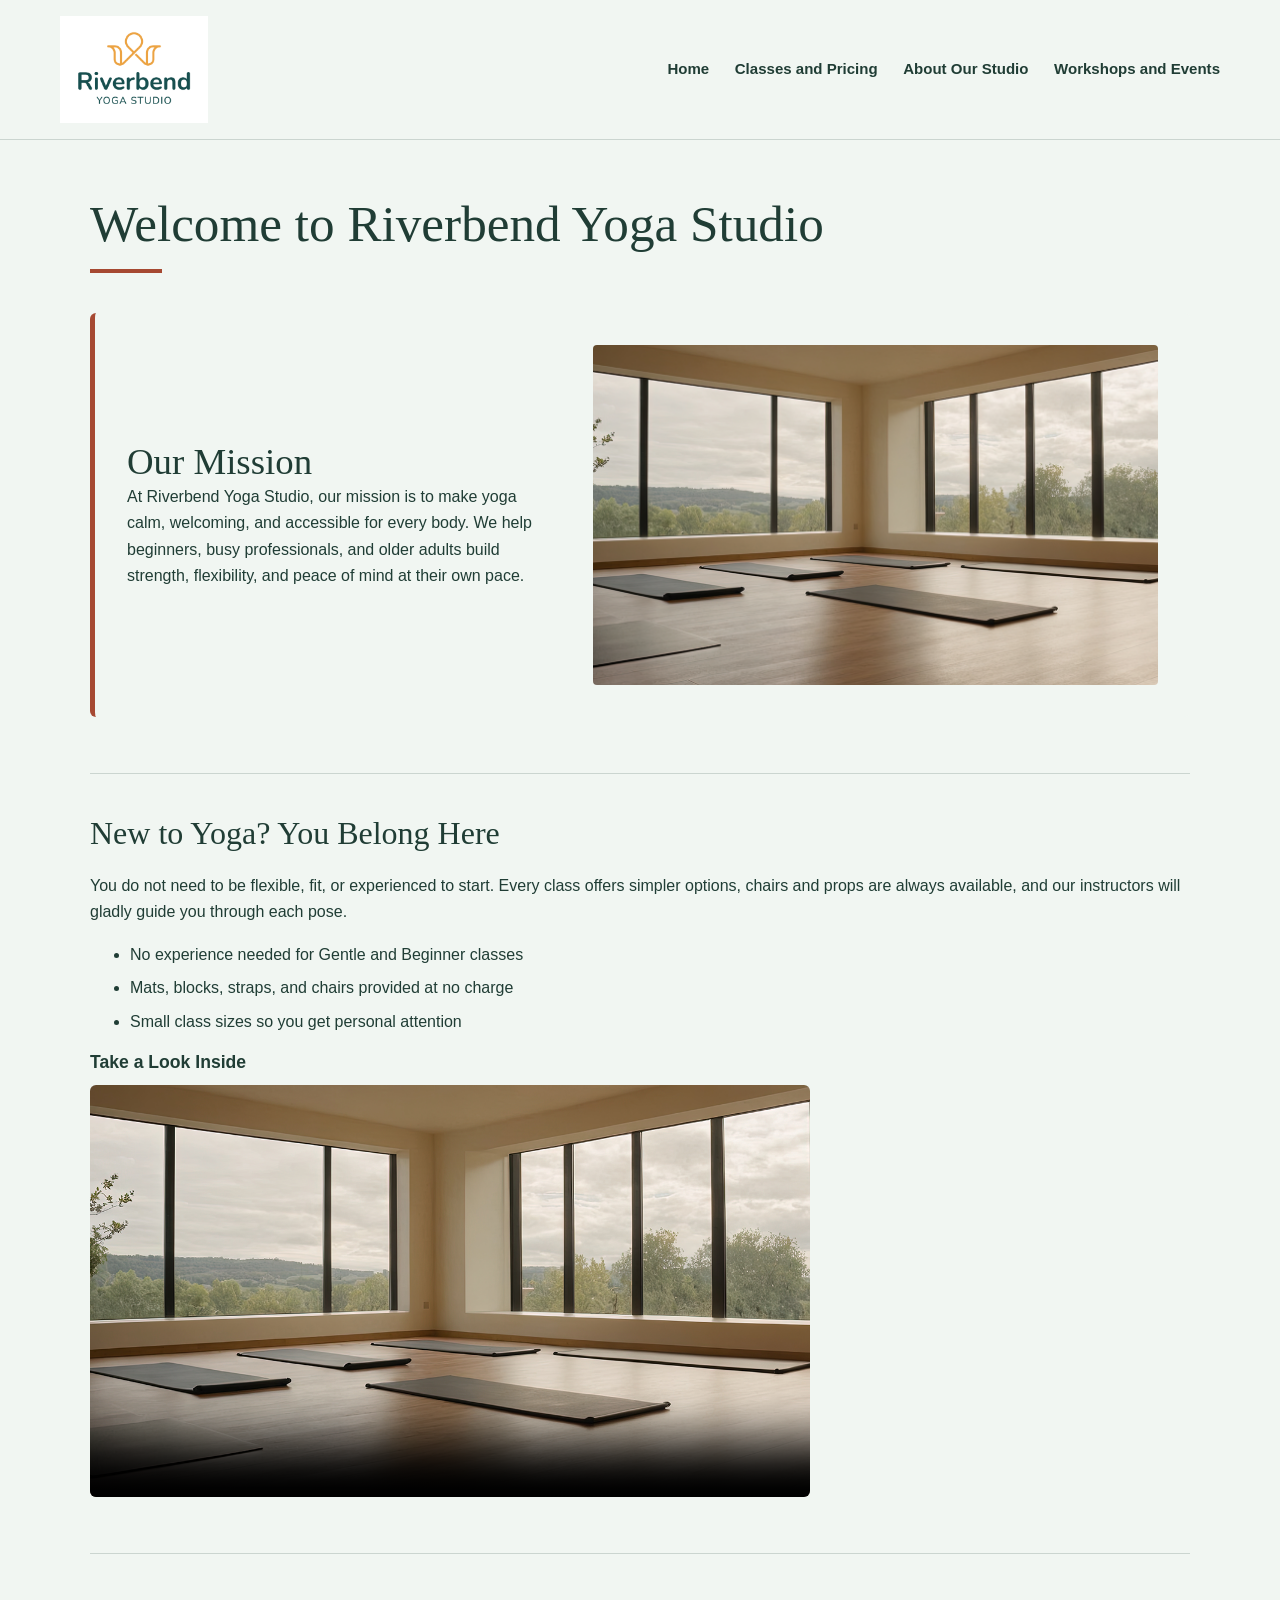
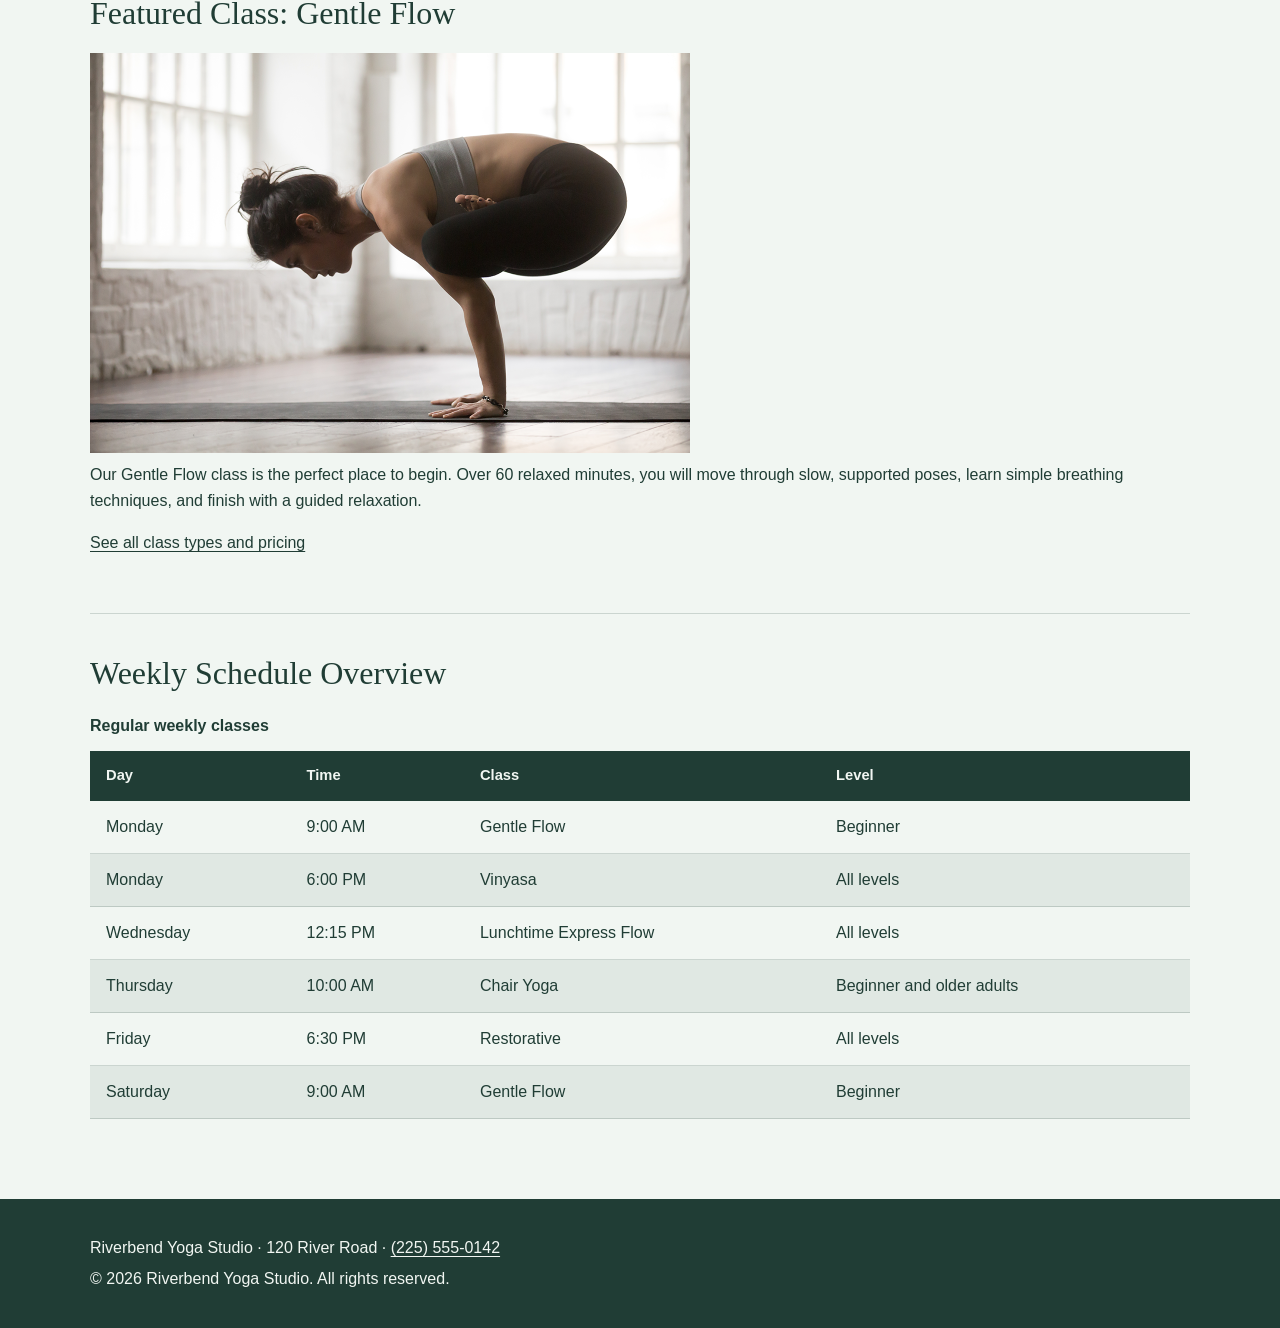
<file: index.html>
<!DOCTYPE html>
<html lang="en">
<head>
  <meta charset="UTF-8">
  <meta name="viewport" content="width=device-width, initial-scale=1.0">
  <meta name="description" content="Riverbend Yoga Studio offers calm, beginner-friendly yoga classes for busy professionals and older adults.">
  <title>Home | Riverbend Yoga Studio</title>
  <link rel="stylesheet" href="styles.css">
  <script src="script.js" defer></script>
</head>
<body>
  <header>
    <a href="index.html"><img src="yoga-logo_c.png" alt="Riverbend Yoga Studio logo" width="160"></a>
    <nav aria-label="Main navigation">
      <ul>
        <li><a href="index.html">Home</a></li>
        <li><a href="services.html">Classes and Pricing</a></li>
        <li><a href="about.html">About Our Studio</a></li>
        <li><a href="events.html">Workshops and Events</a></li>
      </ul>
    </nav>
  </header>

  <main class="home-page">
    <h1>Welcome to Riverbend Yoga Studio</h1>

    <section>
      <h2>Our Mission</h2>
      <p>At Riverbend Yoga Studio, our mission is to make yoga calm, welcoming, and accessible for every body. We help beginners, busy professionals, and older adults build strength, flexibility, and peace of mind at their own pace.</p>
      <img src="yoga-studio_c.png" alt="Bright, quiet yoga studio with wood floors, large windows, and yoga mats laid out for class" width="600">
    </section>

    <section>
      <h2>New to Yoga? You Belong Here</h2>
      <p>You do not need to be flexible, fit, or experienced to start. Every class offers simpler options, chairs and props are always available, and our instructors will gladly guide you through each pose.</p>
      <ul>
        <li>No experience needed for Gentle and Beginner classes</li>
        <li>Mats, blocks, straps, and chairs provided at no charge</li>
        <li>Small class sizes so you get personal attention</li>
      </ul>
      <h3>Take a Look Inside</h3>
      <video controls width="600" poster="yoga-studio_c.png">
        <source src="yoga-intro.mp4" type="video/mp4">
        <p>Your browser does not support the video element. This short introduction video shows a tour of the Riverbend Yoga Studio space. You can <a href="yoga-intro.mp4">download the intro video</a> instead.</p>
      </video>
    </section>

    <section>
      <h2>Featured Class: Gentle Flow</h2>
      <picture>
        <source media="(min-width: 800px)" srcset="yoga-feature-large_c.png">
        <img src="yoga-feature-small_c.png" alt="Yoga student balancing in a crow pose in a sunlit studio" width="600">
      </picture>
      <p>Our Gentle Flow class is the perfect place to begin. Over 60 relaxed minutes, you will move through slow, supported poses, learn simple breathing techniques, and finish with a guided relaxation.</p>
      <p><a href="services.html">See all class types and pricing</a></p>
    </section>

    <section>
      <h2>Weekly Schedule Overview</h2>
      <table>
        <caption>Regular weekly classes</caption>
        <thead>
          <tr>
            <th scope="col">Day</th>
            <th scope="col">Time</th>
            <th scope="col">Class</th>
            <th scope="col">Level</th>
          </tr>
        </thead>
        <tbody>
          <tr><td>Monday</td><td>9:00 AM</td><td>Gentle Flow</td><td>Beginner</td></tr>
          <tr><td>Monday</td><td>6:00 PM</td><td>Vinyasa</td><td>All levels</td></tr>
          <tr><td>Wednesday</td><td>12:15 PM</td><td>Lunchtime Express Flow</td><td>All levels</td></tr>
          <tr><td>Thursday</td><td>10:00 AM</td><td>Chair Yoga</td><td>Beginner and older adults</td></tr>
          <tr><td>Friday</td><td>6:30 PM</td><td>Restorative</td><td>All levels</td></tr>
          <tr><td>Saturday</td><td>9:00 AM</td><td>Gentle Flow</td><td>Beginner</td></tr>
        </tbody>
      </table>
    </section>
  </main>

  <footer>
    <p>Riverbend Yoga Studio &middot; 120 River Road &middot; <a href="tel:+12255550142">(225) 555-0142</a></p>
    <p>&copy; 2026 Riverbend Yoga Studio. All rights reserved.</p>
  </footer>
</body>
</html>
</file>
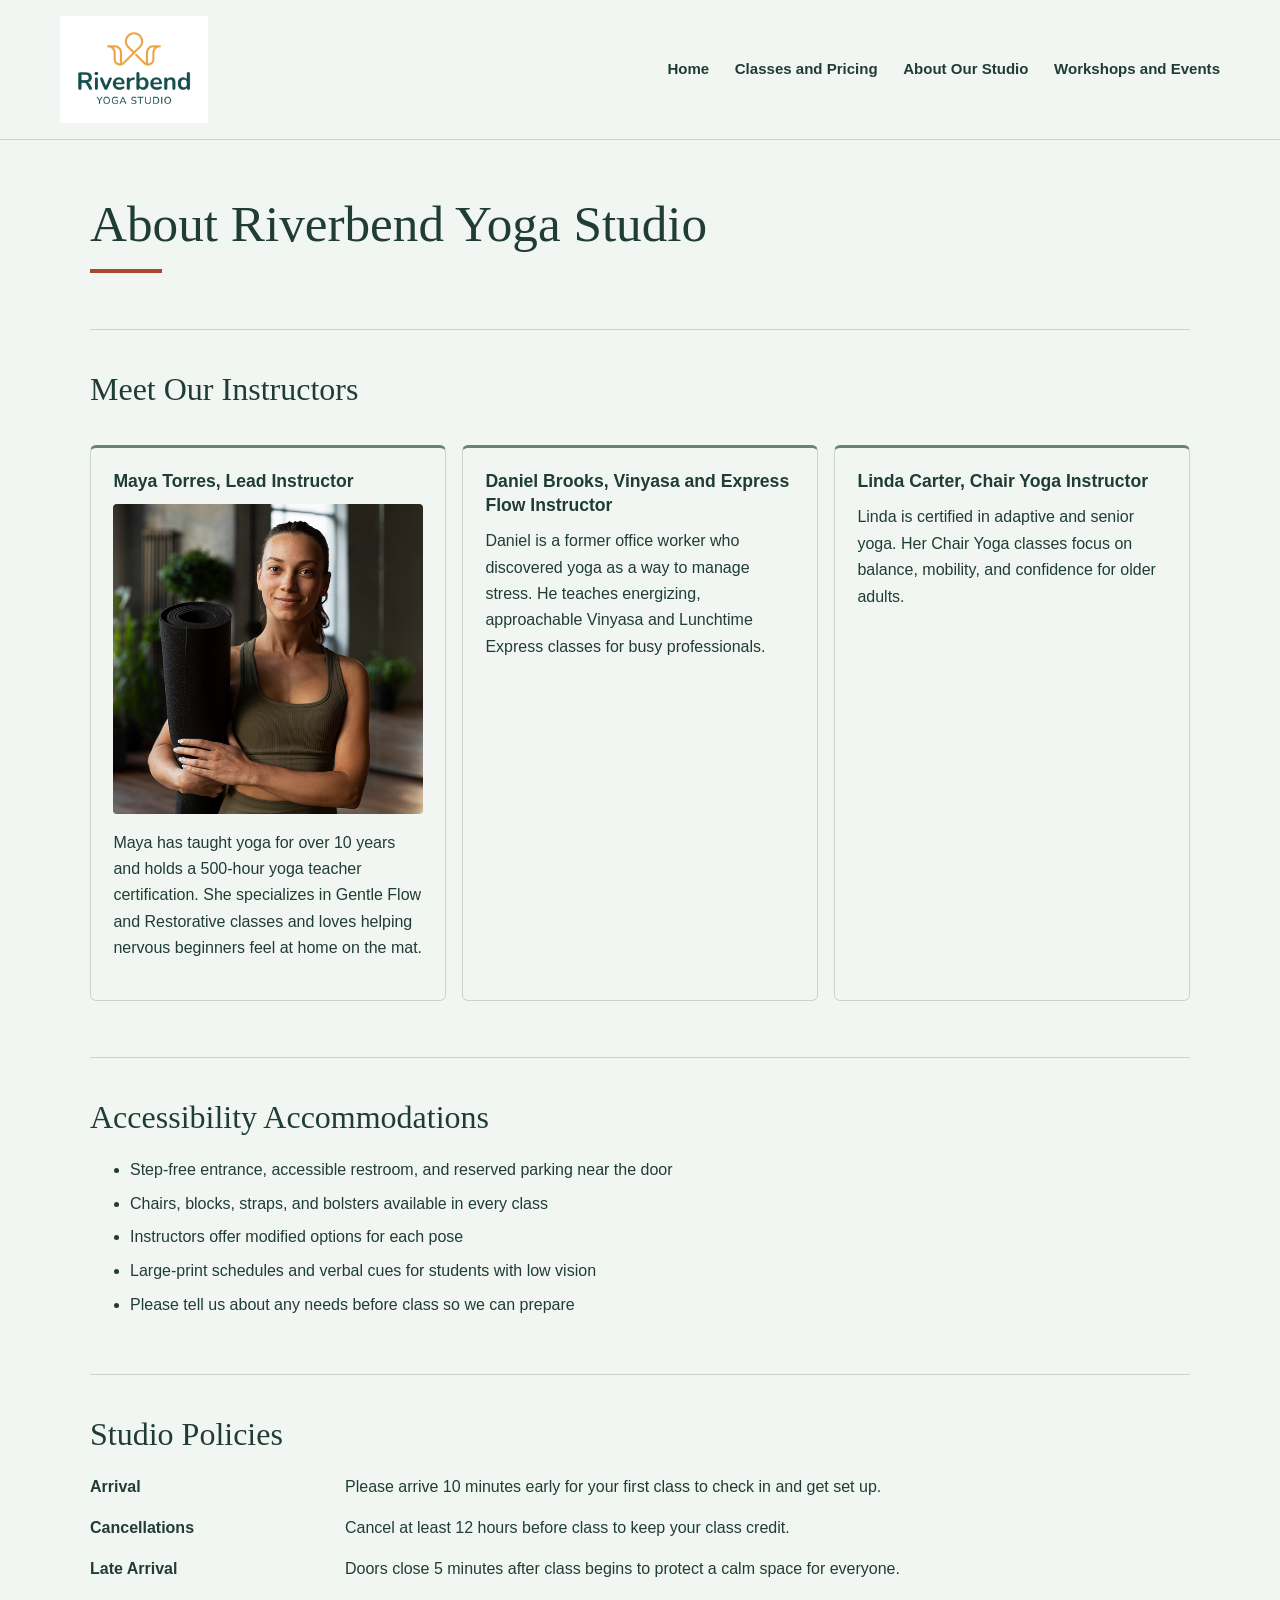
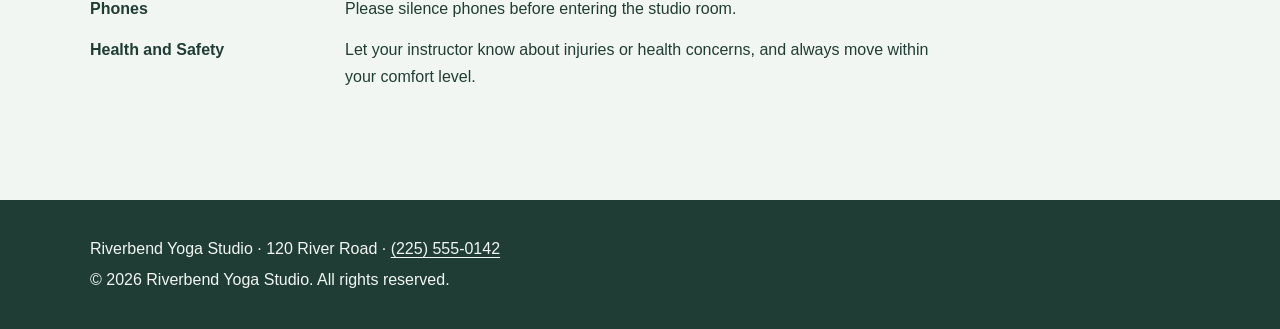
<file: about.html>
<!DOCTYPE html>
<html lang="en">
<head>
  <meta charset="UTF-8">
  <meta name="viewport" content="width=device-width, initial-scale=1.0">
  <meta name="description" content="Meet the Riverbend Yoga Studio instructors and learn about our accessibility accommodations and studio policies.">
  <title>About Our Studio | Riverbend Yoga Studio</title>
  <link rel="stylesheet" href="styles.css">
  <script src="script.js" defer></script>
</head>
<body>
  <header>
    <a href="index.html"><img src="yoga-logo_c.png" alt="Riverbend Yoga Studio logo" width="160"></a>
    <nav aria-label="Main navigation">
      <ul>
        <li><a href="index.html">Home</a></li>
        <li><a href="services.html">Classes and Pricing</a></li>
        <li><a href="about.html">About Our Studio</a></li>
        <li><a href="events.html">Workshops and Events</a></li>
      </ul>
    </nav>
  </header>

  <main>
    <h1>About Riverbend Yoga Studio</h1>

    <section>
      <h2>Meet Our Instructors</h2>

      <article>
        <h3>Maya Torres, Lead Instructor</h3>
        <img src="yoga-instructor_c.png" alt="Smiling yoga instructor Maya Torres holding a rolled black yoga mat in the studio" width="300">
        <p>Maya has taught yoga for over 10 years and holds a 500-hour yoga teacher certification. She specializes in Gentle Flow and Restorative classes and loves helping nervous beginners feel at home on the mat.</p>
      </article>

      <article>
        <h3>Daniel Brooks, Vinyasa and Express Flow Instructor</h3>
        <p>Daniel is a former office worker who discovered yoga as a way to manage stress. He teaches energizing, approachable Vinyasa and Lunchtime Express classes for busy professionals.</p>
      </article>

      <article>
        <h3>Linda Carter, Chair Yoga Instructor</h3>
        <p>Linda is certified in adaptive and senior yoga. Her Chair Yoga classes focus on balance, mobility, and confidence for older adults.</p>
      </article>
    </section>

    <section>
      <h2>Accessibility Accommodations</h2>
      <ul>
        <li>Step-free entrance, accessible restroom, and reserved parking near the door</li>
        <li>Chairs, blocks, straps, and bolsters available in every class</li>
        <li>Instructors offer modified options for each pose</li>
        <li>Large-print schedules and verbal cues for students with low vision</li>
        <li>Please tell us about any needs before class so we can prepare</li>
      </ul>
    </section>

    <section>
      <h2>Studio Policies</h2>
      <dl>
        <dt>Arrival</dt>
        <dd>Please arrive 10 minutes early for your first class to check in and get set up.</dd>
        <dt>Cancellations</dt>
        <dd>Cancel at least 12 hours before class to keep your class credit.</dd>
        <dt>Late Arrival</dt>
        <dd>Doors close 5 minutes after class begins to protect a calm space for everyone.</dd>
        <dt>Phones</dt>
        <dd>Please silence phones before entering the studio room.</dd>
        <dt>Health and Safety</dt>
        <dd>Let your instructor know about injuries or health concerns, and always move within your comfort level.</dd>
      </dl>
    </section>
  </main>

  <footer>
    <p>Riverbend Yoga Studio &middot; 120 River Road &middot; <a href="tel:+12255550142">(225) 555-0142</a></p>
    <p>&copy; 2026 Riverbend Yoga Studio. All rights reserved.</p>
  </footer>
</body>
</html>
</file>
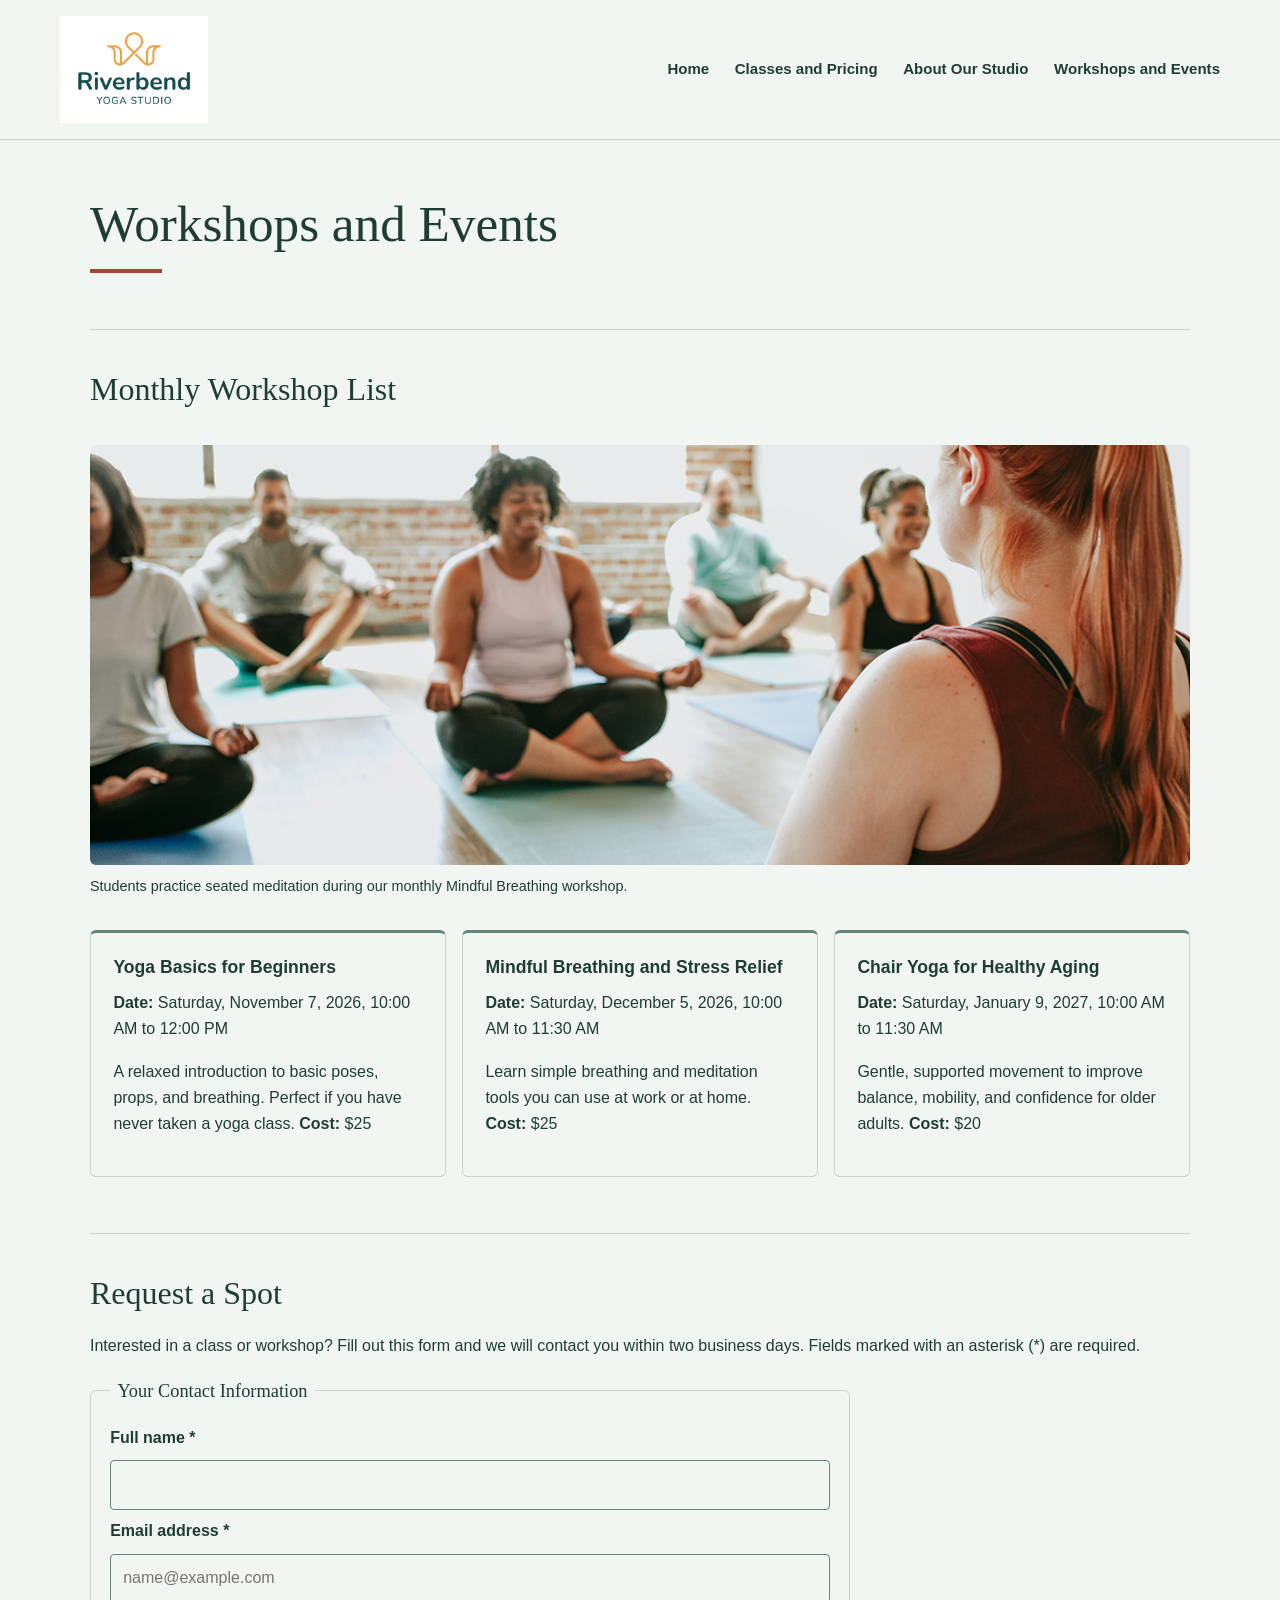
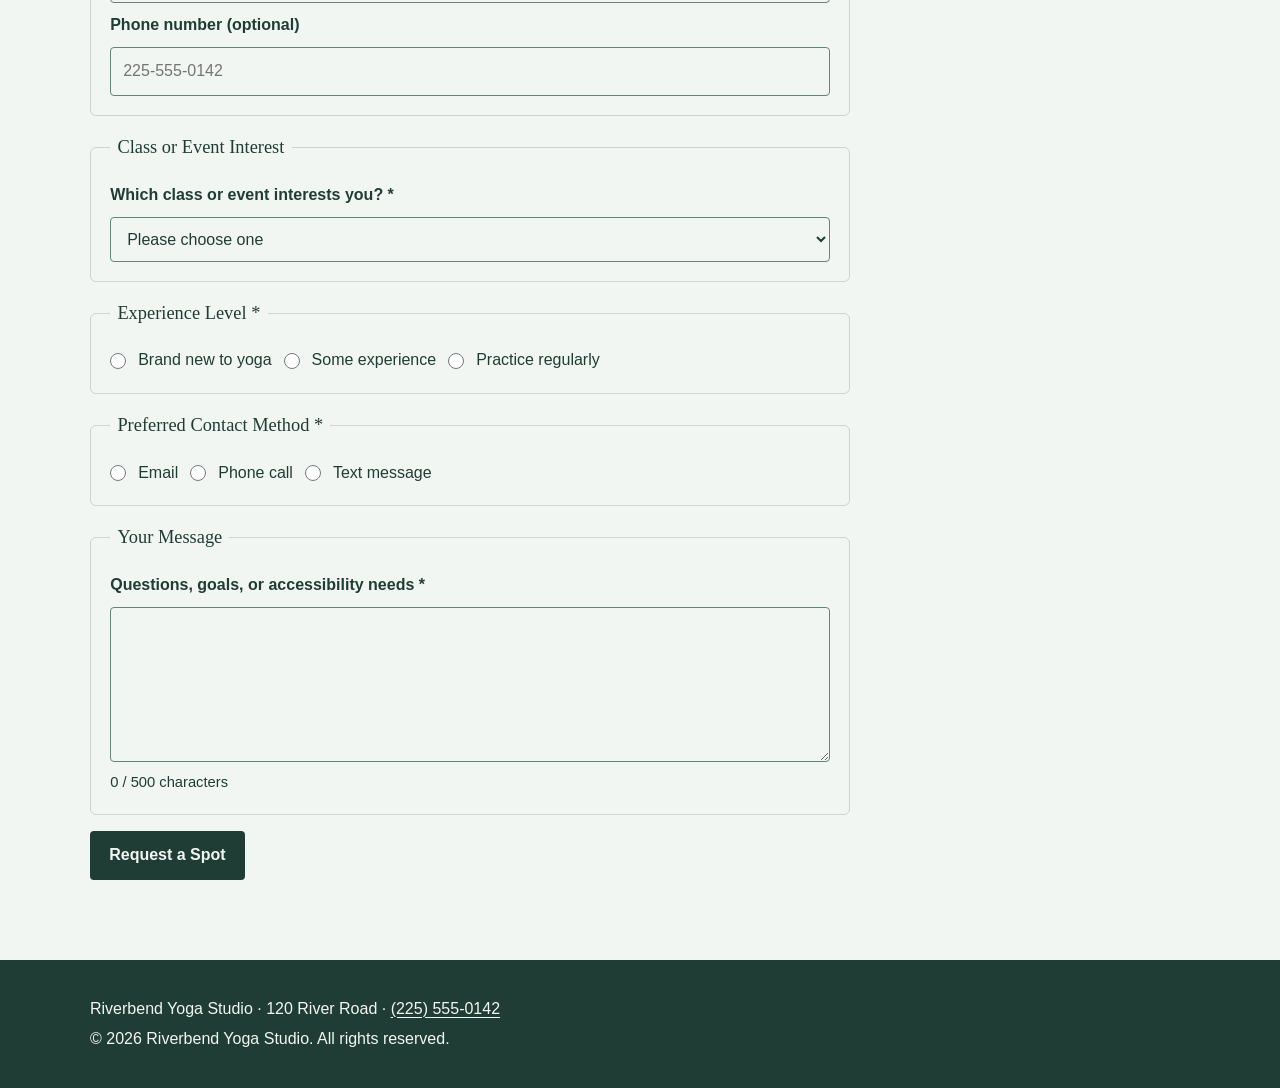
<file: events.html>
<!DOCTYPE html>
<html lang="en">
<head>
  <meta charset="UTF-8">
  <meta name="viewport" content="width=device-width, initial-scale=1.0">
  <meta name="description" content="See Riverbend Yoga Studio's monthly workshops and request a spot with our interest form.">
  <title>Workshops and Events | Riverbend Yoga Studio</title>
  <link rel="stylesheet" href="styles.css">
  <script src="script.js" defer></script>
</head>
<body>
  <header>
    <a href="index.html"><img src="yoga-logo_c.png" alt="Riverbend Yoga Studio logo" width="160"></a>
    <nav aria-label="Main navigation">
      <ul>
        <li><a href="index.html">Home</a></li>
        <li><a href="services.html">Classes and Pricing</a></li>
        <li><a href="about.html">About Our Studio</a></li>
        <li><a href="events.html">Workshops and Events</a></li>
      </ul>
    </nav>
  </header>

  <main>
    <h1>Workshops and Events</h1>

    <section>
      <h2>Monthly Workshop List</h2>
      <figure>
        <img src="yoga-workshop_c.png" alt="Group of students sitting cross-legged on yoga mats meditating during a workshop" width="600">
        <figcaption>Students practice seated meditation during our monthly Mindful Breathing workshop.</figcaption>
      </figure>

      <article>
        <h3>Yoga Basics for Beginners</h3>
        <p><strong>Date:</strong> <time datetime="2026-11-07">Saturday, November 7, 2026</time>, 10:00 AM to 12:00 PM</p>
        <p>A relaxed introduction to basic poses, props, and breathing. Perfect if you have never taken a yoga class. <strong>Cost:</strong> $25</p>
      </article>

      <article>
        <h3>Mindful Breathing and Stress Relief</h3>
        <p><strong>Date:</strong> <time datetime="2026-12-05">Saturday, December 5, 2026</time>, 10:00 AM to 11:30 AM</p>
        <p>Learn simple breathing and meditation tools you can use at work or at home. <strong>Cost:</strong> $25</p>
      </article>

      <article>
        <h3>Chair Yoga for Healthy Aging</h3>
        <p><strong>Date:</strong> <time datetime="2027-01-09">Saturday, January 9, 2027</time>, 10:00 AM to 11:30 AM</p>
        <p>Gentle, supported movement to improve balance, mobility, and confidence for older adults. <strong>Cost:</strong> $20</p>
      </article>
    </section>

    <section id="request-form">
      <h2>Request a Spot</h2>
      <p>Interested in a class or workshop? Fill out this form and we will contact you within two business days. Fields marked with an asterisk (*) are required.</p>

      <form action="#" method="post" id="request-spot-form" novalidate>
        <fieldset>
          <legend>Your Contact Information</legend>

          <label for="name">Full name *</label>
          <input type="text" id="name" name="name" autocomplete="name" required minlength="2" maxlength="60">
          <p class="error-message" id="name-error" aria-live="polite"></p>

          <label for="email">Email address *</label>
          <input type="email" id="email" name="email" autocomplete="email" required placeholder="name@example.com">
          <p class="error-message" id="email-error" aria-live="polite"></p>

          <label for="phone">Phone number (optional)</label>
          <input type="tel" id="phone" name="phone" autocomplete="tel" pattern="[0-9]{3}-[0-9]{3}-[0-9]{4}" placeholder="225-555-0142" title="Use the format 225-555-0142">
          <p class="error-message" id="phone-error" aria-live="polite"></p>
        </fieldset>

        <fieldset>
          <legend>Class or Event Interest</legend>

          <label for="interest">Which class or event interests you? *</label>
          <select id="interest" name="interest" required>
            <option value="">Please choose one</option>
            <option value="gentle">Gentle Flow</option>
            <option value="vinyasa">Vinyasa</option>
            <option value="restorative">Restorative</option>
            <option value="chair">Chair Yoga</option>
            <option value="express">Lunchtime Express Flow</option>
            <option value="private">Private Session</option>
            <option value="basics-workshop">Yoga Basics for Beginners Workshop</option>
            <option value="breathing-workshop">Mindful Breathing Workshop</option>
            <option value="chair-workshop">Chair Yoga for Healthy Aging Workshop</option>
          </select>
          <p class="form-note" id="interest-note" hidden></p>
          <p class="error-message" id="interest-error" aria-live="polite"></p>
        </fieldset>

        <fieldset>
          <legend>Experience Level *</legend>
          <input type="radio" id="level-new" name="experience" value="new" required>
          <label for="level-new">Brand new to yoga</label>
          <input type="radio" id="level-some" name="experience" value="some">
          <label for="level-some">Some experience</label>
          <input type="radio" id="level-regular" name="experience" value="regular">
          <label for="level-regular">Practice regularly</label>
          <p class="error-message" id="experience-error" aria-live="polite"></p>
        </fieldset>

        <fieldset>
          <legend>Preferred Contact Method *</legend>
          <input type="radio" id="contact-email" name="contact-method" value="email" required>
          <label for="contact-email">Email</label>
          <input type="radio" id="contact-phone" name="contact-method" value="phone">
          <label for="contact-phone">Phone call</label>
          <input type="radio" id="contact-text" name="contact-method" value="text">
          <label for="contact-text">Text message</label>
          <p class="error-message" id="contact-method-error" aria-live="polite"></p>
        </fieldset>

        <fieldset>
          <legend>Your Message</legend>
          <label for="message">Questions, goals, or accessibility needs *</label>
          <textarea id="message" name="message" rows="5" cols="40" required minlength="10" maxlength="500"></textarea>
          <p class="char-count" id="message-count">0 / 500 characters</p>
          <p class="error-message" id="message-error" aria-live="polite"></p>
        </fieldset>

        <button type="submit">Request a Spot</button>
        <p class="form-status" id="form-status" role="status" aria-live="polite"></p>
      </form>
    </section>
  </main>

  <footer>
    <p>Riverbend Yoga Studio &middot; 120 River Road &middot; <a href="tel:+12255550142">(225) 555-0142</a></p>
    <p>&copy; 2026 Riverbend Yoga Studio. All rights reserved.</p>
  </footer>
</body>
</html>
</file>
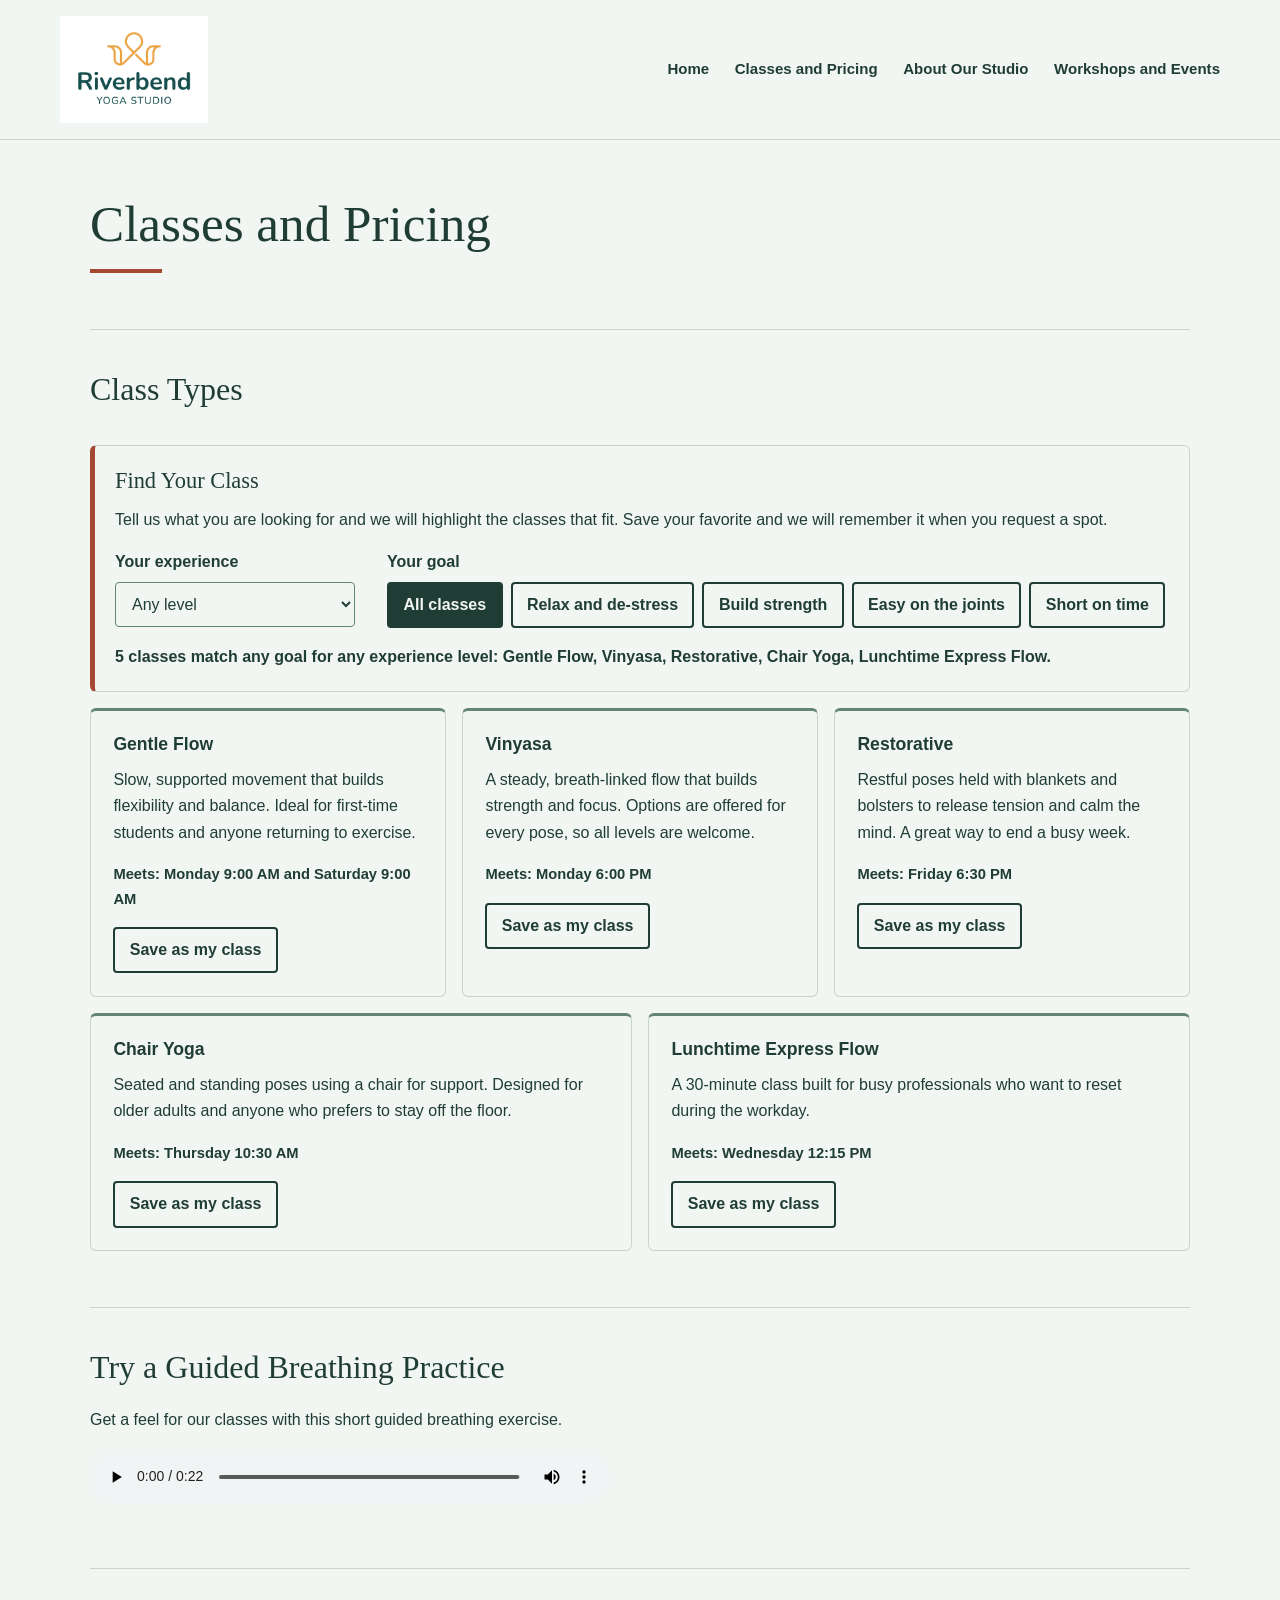
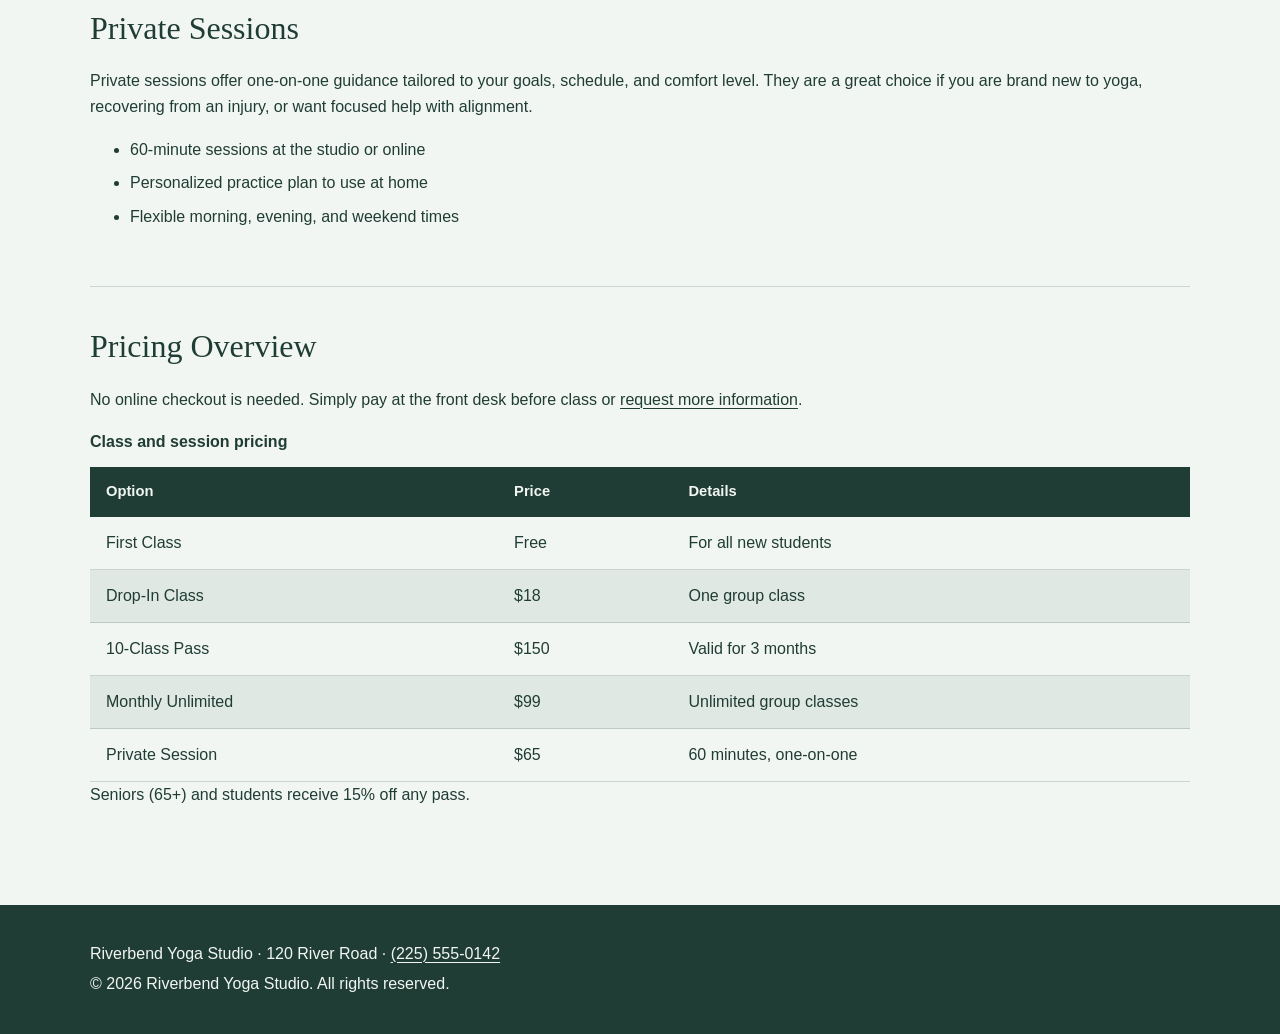
<file: services.html>
<!DOCTYPE html>
<html lang="en">
<head>
  <meta charset="UTF-8">
  <meta name="viewport" content="width=device-width, initial-scale=1.0">
  <meta name="description" content="Explore gentle, vinyasa, restorative, and chair yoga classes, private sessions, and simple pricing at Riverbend Yoga Studio.">
  <title>Classes and Pricing | Riverbend Yoga Studio</title>
  <link rel="stylesheet" href="styles.css">
  <script src="script.js" defer></script>
</head>
<body>
  <header>
    <a href="index.html"><img src="yoga-logo_c.png" alt="Riverbend Yoga Studio logo" width="160"></a>
    <nav aria-label="Main navigation">
      <ul>
        <li><a href="index.html">Home</a></li>
        <li><a href="services.html">Classes and Pricing</a></li>
        <li><a href="about.html">About Our Studio</a></li>
        <li><a href="events.html">Workshops and Events</a></li>
      </ul>
    </nav>
  </header>

  <main>
    <h1>Classes and Pricing</h1>

    <section id="class-types">
      <h2>Class Types</h2>

      <div class="class-finder">
        <h3>Find Your Class</h3>
        <p>Tell us what you are looking for and we will highlight the classes that fit. Save your favorite and we will remember it when you request a spot.</p>

        <div class="finder-controls">
          <div class="finder-field">
            <label for="level-filter">Your experience</label>
            <select id="level-filter">
              <option value="any">Any level</option>
              <option value="new">Brand new to yoga</option>
              <option value="some">Some experience</option>
              <option value="regular">Practice regularly</option>
            </select>
          </div>

          <div class="finder-field">
            <span class="finder-label" id="goal-label">Your goal</span>
            <div class="goal-buttons" role="group" aria-labelledby="goal-label">
              <button type="button" class="goal-button" data-goal="all" aria-pressed="true">All classes</button>
              <button type="button" class="goal-button" data-goal="relax" aria-pressed="false">Relax and de-stress</button>
              <button type="button" class="goal-button" data-goal="strength" aria-pressed="false">Build strength</button>
              <button type="button" class="goal-button" data-goal="gentle" aria-pressed="false">Easy on the joints</button>
              <button type="button" class="goal-button" data-goal="quick" aria-pressed="false">Short on time</button>
            </div>
          </div>
        </div>

        <p class="finder-status" id="finder-status" aria-live="polite"></p>
        <p class="saved-class" id="saved-class" hidden></p>
      </div>

      <article data-class="gentle">
        <h3>Gentle Flow</h3>
        <p>Slow, supported movement that builds flexibility and balance. Ideal for first-time students and anyone returning to exercise.</p>
      </article>

      <article data-class="vinyasa">
        <h3>Vinyasa</h3>
        <p>A steady, breath-linked flow that builds strength and focus. Options are offered for every pose, so all levels are welcome.</p>
      </article>

      <article data-class="restorative">
        <h3>Restorative</h3>
        <p>Restful poses held with blankets and bolsters to release tension and calm the mind. A great way to end a busy week.</p>
      </article>

      <article data-class="chair">
        <h3>Chair Yoga</h3>
        <p>Seated and standing poses using a chair for support. Designed for older adults and anyone who prefers to stay off the floor.</p>
      </article>

      <article data-class="express">
        <h3>Lunchtime Express Flow</h3>
        <p>A 30-minute class built for busy professionals who want to reset during the workday.</p>
      </article>
    </section>

    <section>
      <h2>Try a Guided Breathing Practice</h2>
      <p>Get a feel for our classes with this short guided breathing exercise.</p>
      <audio controls>
        <source src="yoga-breathing_c.mp3" type="audio/mpeg">
        <p>Your browser does not support the audio element. This guided breathing exercise leads you through slow, deep breaths to help you relax. You can <a href="yoga-breathing_c.mp3">download the breathing audio</a> instead.</p>
      </audio>
    </section>

    <section>
      <h2>Private Sessions</h2>
      <p>Private sessions offer one-on-one guidance tailored to your goals, schedule, and comfort level. They are a great choice if you are brand new to yoga, recovering from an injury, or want focused help with alignment.</p>
      <ul>
        <li>60-minute sessions at the studio or online</li>
        <li>Personalized practice plan to use at home</li>
        <li>Flexible morning, evening, and weekend times</li>
      </ul>
    </section>

    <section>
      <h2>Pricing Overview</h2>
      <p>No online checkout is needed. Simply pay at the front desk before class or <a href="events.html#request-form">request more information</a>.</p>
      <table>
        <caption>Class and session pricing</caption>
        <thead>
          <tr>
            <th scope="col">Option</th>
            <th scope="col">Price</th>
            <th scope="col">Details</th>
          </tr>
        </thead>
        <tbody>
          <tr><td>First Class</td><td>Free</td><td>For all new students</td></tr>
          <tr><td>Drop-In Class</td><td>$18</td><td>One group class</td></tr>
          <tr><td>10-Class Pass</td><td>$150</td><td>Valid for 3 months</td></tr>
          <tr><td>Monthly Unlimited</td><td>$99</td><td>Unlimited group classes</td></tr>
          <tr><td>Private Session</td><td>$65</td><td>60 minutes, one-on-one</td></tr>
        </tbody>
      </table>
      <p>Seniors (65+) and students receive 15% off any pass.</p>
    </section>
  </main>

  <footer>
    <p>Riverbend Yoga Studio &middot; 120 River Road &middot; <a href="tel:+12255550142">(225) 555-0142</a></p>
    <p>&copy; 2026 Riverbend Yoga Studio. All rights reserved.</p>
  </footer>
</body>
</html>
</file>
<file: styles.css>
/* Riverbend Yoga Studio - shared stylesheet
   Mobile-first: base styles target small screens.
   min-width media queries add layout for tablets and desktops. */

:root {
  color-scheme: light;
  --forest: #203d35;
  --fern: #638575;
  --coral: #a64932;
  --mist: #f1f6f2;
  --line: rgba(32, 61, 53, 0.18);
  --body-font: "Trebuchet MS", Arial, sans-serif;
  --display-font: Georgia, "Times New Roman", serif;
}

* {
  box-sizing: border-box;
}

html {
  scroll-behavior: smooth;
}

body {
  margin: 0;
  color: var(--forest);
  background-color: var(--mist);
  font-family: var(--body-font);
  font-size: 1rem;
  line-height: 1.65;
}

a {
  color: var(--forest);
  text-decoration-thickness: 1px;
  text-underline-offset: 0.2em;
}

a:hover {
  color: var(--coral);
}

a:focus-visible,
button:focus-visible,
input:focus-visible,
select:focus-visible,
textarea:focus-visible {
  outline: 3px solid var(--coral);
  outline-offset: 3px;
}

/* ---------- Header and navigation (mobile: stacked) ---------- */

header {
  display: flex;
  flex-direction: column;
  align-items: flex-start;
  gap: 0.6rem;
  padding: 1rem 1.25rem;
  border-bottom: 1px solid var(--line);
  background: var(--mist);
}

header > a {
  line-height: 0;
}

header img {
  display: block;
  width: 130px;
  height: auto;
}

nav ul {
  display: flex;
  flex-wrap: wrap;
  align-items: center;
  justify-content: flex-start;
  gap: 0.1rem 0.9rem;
  margin: 0;
  padding: 0;
  list-style: none;
}

nav a {
  display: inline-block;
  padding: 0.4rem 0;
  color: var(--forest);
  font-size: 0.9rem;
  font-weight: 700;
  text-decoration: none;
}

nav li + li {
  margin-top: 0;
}

nav a:hover {
  color: var(--coral);
}

/* ---------- Main content ---------- */

main {
  width: min(100% - 2.5rem, 1100px);
  margin: 0 auto;
  padding: 2rem 0 3rem;
}

main > h1 {
  max-width: 800px;
  margin: 0 0 1.75rem;
  font-family: var(--display-font);
  font-size: 2.2rem;
  font-weight: 400;
  line-height: 1.1;
}

main > h1::after {
  display: block;
  width: 4.5rem;
  height: 4px;
  margin-top: 1rem;
  background: var(--coral);
  content: "";
}

main > section {
  margin: 2.5rem 0 0;
  padding: 2rem 0 0;
  border-top: 1px solid var(--line);
}

main > section > h2 {
  margin: 0 0 1rem;
  font-family: var(--display-font);
  font-size: 1.7rem;
  font-weight: 400;
  line-height: 1.2;
}

h3 {
  margin: 0 0 0.65rem;
  font-size: 1.1rem;
  line-height: 1.35;
}

p {
  margin: 0 0 1rem;
}

li + li {
  margin-top: 0.45rem;
}

img,
video {
  max-width: 100%;
  height: auto;
}

main > section > figure {
  margin: 0 0 1rem;
}

figure img {
  display: block;
  width: 100%;
  max-height: 420px;
  border-radius: 6px;
  object-fit: cover;
}

figcaption {
  margin-top: 0.6rem;
  font-size: 0.9rem;
}

/* ---------- Card sections (Flexbox) ---------- */
/* Mobile: one card per row. Larger screens: two per row. */

main section:has(> article) {
  display: flex;
  flex-wrap: wrap;
  gap: 1rem;
}

main section:has(> article) > h2,
main section:has(> article) > p,
main section:has(> article) > figure {
  flex: 1 1 100%;
}

main section > article {
  flex: 1 1 100%;
  min-width: 0;
  padding: 1.25rem;
  border: 1px solid var(--line);
  border-top: 3px solid var(--fern);
  border-radius: 6px;
  background: var(--mist);
}

main section > article img {
  display: block;
  width: 100%;
  max-height: 320px;
  margin: 0 0 1rem;
  border-radius: 4px;
  object-fit: cover;
}

/* ---------- Home page feature (Flexbox) ---------- */
/* Mobile: title, photo, then text stacked in one column. */

.home-page > section:first-of-type {
  display: flex;
  flex-direction: column;
  gap: 0.75rem;
  margin-top: 0;
  padding: 1.3rem;
  border: 0;
  border-left: 5px solid var(--coral);
  border-radius: 6px;
  background: var(--mist);
}

.home-page > section:first-of-type > h2 {
  order: 1;
  margin-bottom: 0;
  font-size: 1.9rem;
}

.home-page > section:first-of-type > img {
  order: 2;
  width: 100%;
  height: 240px;
  border-radius: 4px;
  object-fit: cover;
}

.home-page > section:first-of-type > p {
  order: 3;
  margin: 0;
}

.home-page video {
  display: block;
  width: min(100%, 720px);
  border-radius: 6px;
}

audio {
  width: min(100%, 520px);
}

/* ---------- Tables (scroll sideways on phones) ---------- */

table {
  display: block;
  width: 100%;
  overflow-x: auto;
  border-collapse: collapse;
  text-align: left;
}

caption {
  margin-bottom: 0.7rem;
  font-weight: 700;
  text-align: left;
}

th,
td {
  padding: 0.65rem 0.75rem;
  border-bottom: 1px solid var(--line);
  vertical-align: top;
}

th {
  color: var(--mist);
  background: var(--forest);
  font-size: 0.92rem;
}

tbody tr:nth-child(even) {
  background: rgba(99, 133, 117, 0.12);
}

/* ---------- Definition lists (policies) ---------- */

dl {
  max-width: 850px;
}

dt {
  font-weight: 700;
}

dd {
  margin: 0 0 0.9rem;
}

/* ---------- Forms ---------- */

form {
  max-width: 760px;
}

fieldset {
  display: flex;
  flex-direction: column;
  gap: 0.55rem;
  margin: 1rem 0;
  padding: 1.2rem;
  border: 1px solid var(--line);
  border-radius: 6px;
}

legend {
  padding: 0 0.45rem;
  font-family: var(--display-font);
  font-size: 1.15rem;
}

label {
  font-weight: 700;
}

input:not([type="radio"]),
select,
textarea {
  width: 100%;
  min-height: 2.8rem;
  padding: 0.65rem 0.75rem;
  border: 1px solid var(--fern);
  border-radius: 4px;
  color: var(--forest);
  background: var(--mist);
  font: inherit;
}

textarea {
  min-height: 8rem;
  resize: vertical;
}

input[type="radio"] {
  width: 1rem;
  height: 1rem;
  margin: 0;
  accent-color: var(--fern);
}

fieldset:has(input[type="radio"]) {
  flex-direction: row;
  flex-wrap: wrap;
  align-items: center;
  gap: 0.5rem 0.75rem;
}

fieldset:has(input[type="radio"]) legend {
  flex-basis: 100%;
}

input[type="radio"] + label {
  display: inline-block;
  margin: 0;
  font-weight: 400;
}

button {
  min-height: 2.9rem;
  padding: 0.7rem 1.2rem;
  border: 0;
  border-radius: 4px;
  color: var(--mist);
  background: var(--forest);
  font: inherit;
  font-weight: 700;
  cursor: pointer;
}

button:hover {
  background: var(--coral);
}

/* ---------- Footer ---------- */

footer {
  padding: 2rem 1.25rem;
  color: var(--mist);
  background: var(--forest);
}

footer p {
  margin: 0.25rem 0;
}

footer a {
  color: var(--mist);
}

footer a:hover {
  text-decoration-thickness: 3px;
}

/* ==========================================================
   Tablet and up (min-width: 768px)
   ========================================================== */
@media (min-width: 768px) {
  header {
    flex-direction: row;
    align-items: center;
    justify-content: space-between;
    gap: 2rem;
    padding: 1rem max(1.5rem, calc((100% - 1160px) / 2));
  }

  header img {
    width: 148px;
  }

  nav ul {
    justify-content: flex-end;
    gap: 0.4rem 1.6rem;
  }

  nav a {
    font-size: 0.94rem;
  }

  main {
    width: min(100% - 3rem, 1100px);
    padding: 3.5rem 0 5rem;
  }

  main > h1 {
    margin-bottom: 2.5rem;
    font-size: 3.2rem;
  }

  main > section {
    margin-top: 3.5rem;
    padding-top: 2.5rem;
  }

  main > section > h2 {
    margin-bottom: 1.3rem;
    font-size: 2rem;
  }

  /* Cards sit two across */
  main section > article {
    flex: 1 1 calc(50% - 0.5rem);
    padding: 1.4rem;
  }

  /* Home feature: text on the left, photo on the right */
  .home-page > section:first-of-type {
    display: grid;
    grid-template-columns: minmax(0, 0.85fr) minmax(0, 1.15fr);
    grid-template-areas:
      "title photo"
      "copy  photo";
    align-items: center;
    gap: 0 3rem;
    padding: 2rem;
  }

  .home-page > section:first-of-type > h2 {
    grid-area: title;
    align-self: end;
    font-size: 2.3rem;
  }

  .home-page > section:first-of-type > p {
    grid-area: copy;
    align-self: start;
  }

  .home-page > section:first-of-type > img {
    grid-area: photo;
    height: 340px;
  }

  table {
    display: table;
  }

  th,
  td {
    padding: 0.8rem 1rem;
  }

  dl {
    display: flex;
    flex-wrap: wrap;
  }

  dt {
    flex: 0 0 30%;
    margin-bottom: 0.9rem;
    padding-right: 1.5rem;
  }

  dd {
    flex: 1 1 65%;
  }

  footer {
    padding: 2rem max(1.5rem, calc((100% - 1100px) / 2));
  }
}

/* ==========================================================
   Desktop (min-width: 1024px)
   ========================================================== */
@media (min-width: 1024px) {
  main section > article {
    flex: 1 1 calc(33.333% - 0.7rem);
  }
}

@media (prefers-reduced-motion: reduce) {
  html {
    scroll-behavior: auto;
  }
}

/* ==========================================================
   Touchstone 4: Class Finder and form feedback
   ========================================================== */

.class-finder {
  flex: 1 1 100%;
  padding: 1.25rem;
  border: 1px solid var(--line);
  border-left: 5px solid var(--coral);
  border-radius: 6px;
}

.class-finder h3 {
  font-family: var(--display-font);
  font-size: 1.4rem;
  font-weight: 400;
}

.finder-controls {
  display: flex;
  flex-direction: column;
  gap: 1rem;
}

.finder-field {
  display: flex;
  flex-direction: column;
  gap: 0.4rem;
}

.finder-label {
  font-weight: 700;
}

.goal-buttons {
  display: flex;
  flex-wrap: wrap;
  gap: 0.5rem;
}

.goal-button,
.save-class-button {
  min-height: 2.6rem;
  padding: 0.5rem 0.9rem;
  border: 2px solid var(--forest);
  color: var(--forest);
  background: var(--mist);
}

.goal-button:hover,
.save-class-button:hover {
  color: var(--mist);
  background: var(--forest);
}

.goal-button[aria-pressed="true"],
.save-class-button[aria-pressed="true"] {
  color: var(--mist);
  background: var(--forest);
}

.finder-status {
  margin: 1rem 0 0;
  font-weight: 700;
}

.saved-class {
  margin: 0.75rem 0 0;
  padding: 0.75rem 1rem;
  border-radius: 4px;
  color: var(--mist);
  background: var(--forest);
}

.saved-class a {
  color: var(--mist);
  font-weight: 700;
}

article.is-match {
  border-color: var(--fern);
  border-top-color: var(--coral);
}

article.is-saved {
  border: 2px solid var(--coral);
  border-top-width: 5px;
}

.class-times {
  font-size: 0.92rem;
  font-weight: 700;
}

.error-message {
  margin: 0;
  color: var(--coral);
  font-size: 0.95rem;
  font-weight: 700;
}

.error-message:empty {
  display: none;
}

fieldset:has(input[type="radio"]) .error-message {
  flex-basis: 100%;
}

input[aria-invalid="true"],
select[aria-invalid="true"],
textarea[aria-invalid="true"] {
  border: 2px solid var(--coral);
}

.form-note,
.char-count {
  margin: 0;
  font-size: 0.92rem;
}

.form-status {
  margin: 1rem 0 0;
  font-weight: 700;
}

.form-status:empty {
  display: none;
}

.form-status.is-error {
  color: var(--coral);
}

.form-status.is-success {
  padding: 0.75rem 1rem;
  border-radius: 4px;
  color: var(--mist);
  background: var(--forest);
}

@media (min-width: 768px) {
  .finder-controls {
    flex-direction: row;
    align-items: flex-start;
    gap: 2rem;
  }

  .finder-field:first-child {
    flex: 0 0 15rem;
  }
}
</file>
